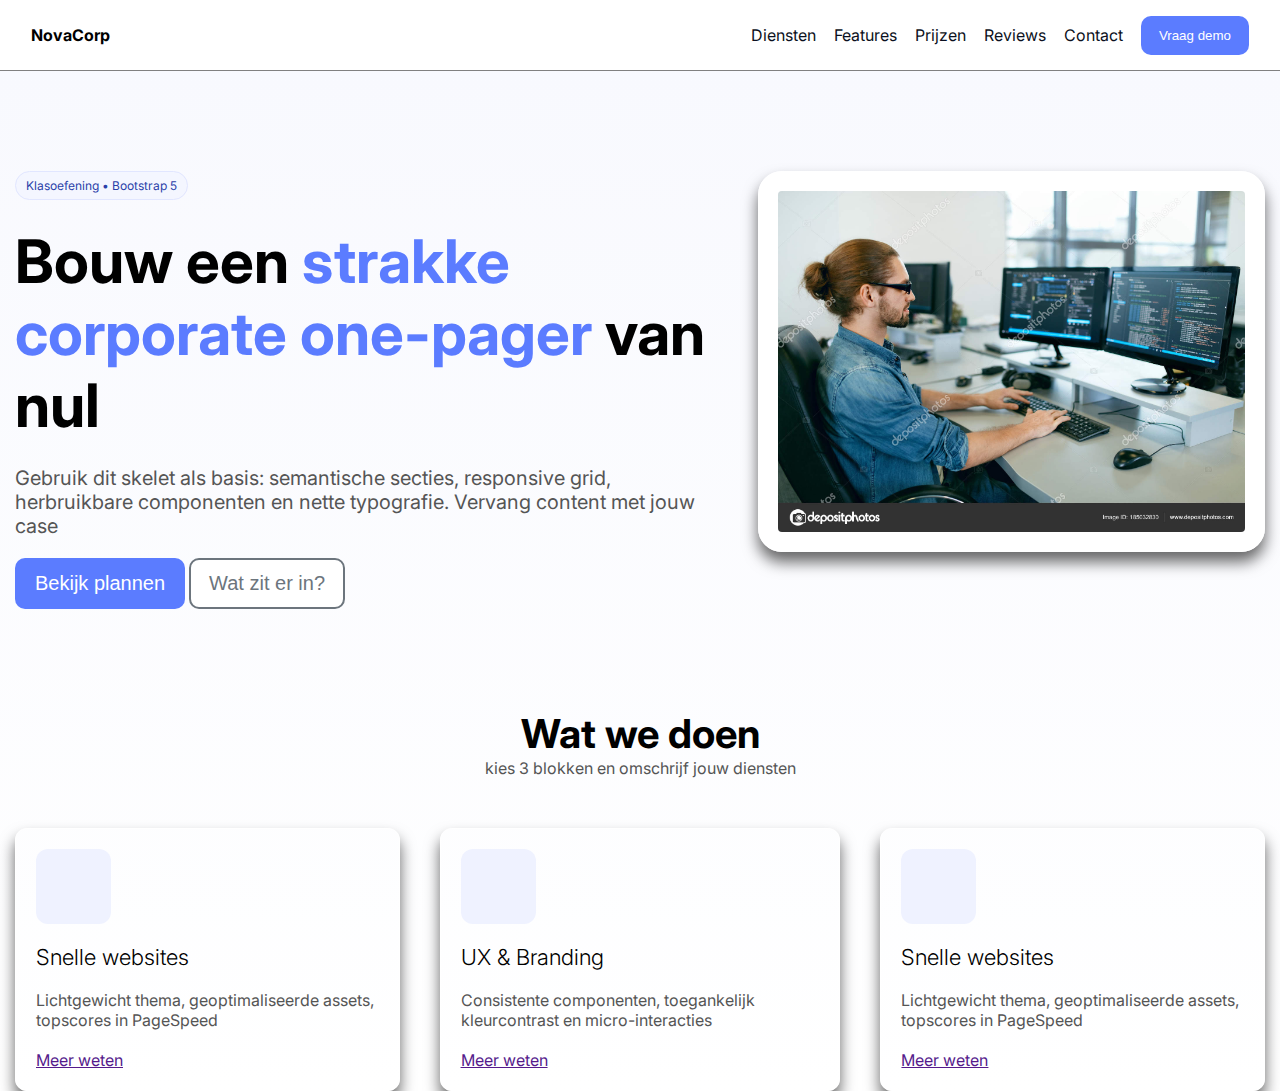
<file: novacorp - kopie (2)/index.html>
<!doctype html>
<html lang="nl">
<head>
    <meta charset="UTF-8">
    <meta content="width=device-width, user-scalable=no, initial-scale=1.0, maximum-scale=1.0, minimum-scale=1.0"
          name="viewport">
    <meta content="ie=edge" http-equiv="X-UA-Compatible">
    <meta content="Tom Vanhoutte" name="author">
    <title>Prechu</title>
    <link rel="preconnect" href="https://fonts.googleapis.com">
    <link rel="preconnect" href="https://fonts.gstatic.com" crossorigin>
    <link href="https://fonts.googleapis.com/css2?family=Inter:ital,opsz,wght@0,14..32,100..900;1,14..32,100..900&display=swap" rel="stylesheet">
    <link href="https://unpkg.com/aos@2.3.1/dist/aos.css" rel="stylesheet">
    <link href="css/style.css" rel="stylesheet">

</head>
<body>
<div id="headerwrap">
    <header>
        <nav class="d-flex align-items-center" style="height:70px;">
            <div style="width:200px;padding-left:16px;font-weight:700;">NovaCorp</div>
            <div class="d-flex justify-content-end align-items-center flex-grow-1" style="padding-right:16px;gap:18px;">
                <a class="navlink" href="#diensten">Diensten</a>
                <a class="navlink" href="#features">Features</a>
                <a class="navlink" href="#prijzen">Prijzen</a>
                <a class="navlink" href="#reviews">Reviews</a>
                <a class="navlink" href="#contact">Contact</a>
                <a class="navlink" href="#contact">
                    <button class="btn-brand">Vraag demo</button>
                </a>
            </div>
        </nav>
    </header>
</div>
<!--hero-->
<main>
    <div class="bggrey">
        <div id="hewwd">
            <section id="hero" class="d-flex" style="padding-top:100px;gap:50px;">
                <div>
                    <p class="badge" style="display:inline-block;">Klasoefening • Bootstrap 5</p>
                    <h1 style="margin:25px 0px;">Bouw een <span>strakke corporate one-pager</span> van nul</h1>
                    <p class="slogan">Gebruik dit skelet als basis: semantische secties, responsive grid,
                        herbruikbare componenten en nette typografie. Vervang content met jouw case</p>
                    <div style="margin-top:20px;">
                        <a href=""><button class="knop">Bekijk plannen</button></a>
                        <a href=""><button class="gbutton">Wat zit er in?</button></a>
                    </div>
                </div>
                <div>
                    <img src="images/novacorp.jpg" alt="mensen aan het werk" style="
    width: 507px;
    border: 20px solid #fff;
    border-radius: 24px;
" class="shadow-soft">
                </div>

            </section>
            <section id="whatwedo" style="margin-top:100px;gap:50px;">
                <div class="text-center">
                    <h2 style="font-size:40px;">Wat we doen</h2>
                    <p>kies 3 blokken en omschrijf jouw diensten</p>
                </div>

                <div class="d-flex justify-content-between" style="gap:40px;margin-top:50px;">
                    <article class="shadow-soft">
                        <div style="width:75px; height:75px;background:#eff2ff;border-radius:12px;">

                        </div>
                        <h3 class="wwdh3" style="font-weight:300;font-size:22px;">Snelle websites</h3>
                        <p class="wwdp">Lichtgewicht thema, geoptimaliseerde assets, topscores in PageSpeed</p>
                        <a href="">Meer weten</a>
                    </article>
                    <article class="shadow-soft">
                        <div style="width:75px; height:75px;background:#eff2ff;border-radius:12px;">

                        </div>
                        <h3 class="wwdh3" style="font-weight:300;font-size:22px;">UX & Branding</h3>
                        <p class="wwdp">Consistente componenten, toegankelijk kleurcontrast en micro-interacties</p>
                        <a href="">Meer weten</a>
                    </article>
                    <article class="shadow-soft">
                        <div style="width:75px; height:75px;background:#eff2ff;border-radius:12px;">

                        </div>
                        <h3 class="wwdh3" style="font-weight:300;font-size:22px;">Snelle websites</h3>
                        <p class="wwdp">Lichtgewicht thema, geoptimaliseerde assets, topscores in PageSpeed</p>
                        <a href="">Meer weten</a>
                    </article>

                </div>



            </section>

        </div>
    </div>


</main>

<script src="https://unpkg.com/aos@2.3.1/dist/aos.js"></script>
<script>
    AOS.init();
</script>

</body>
</html>
</file>
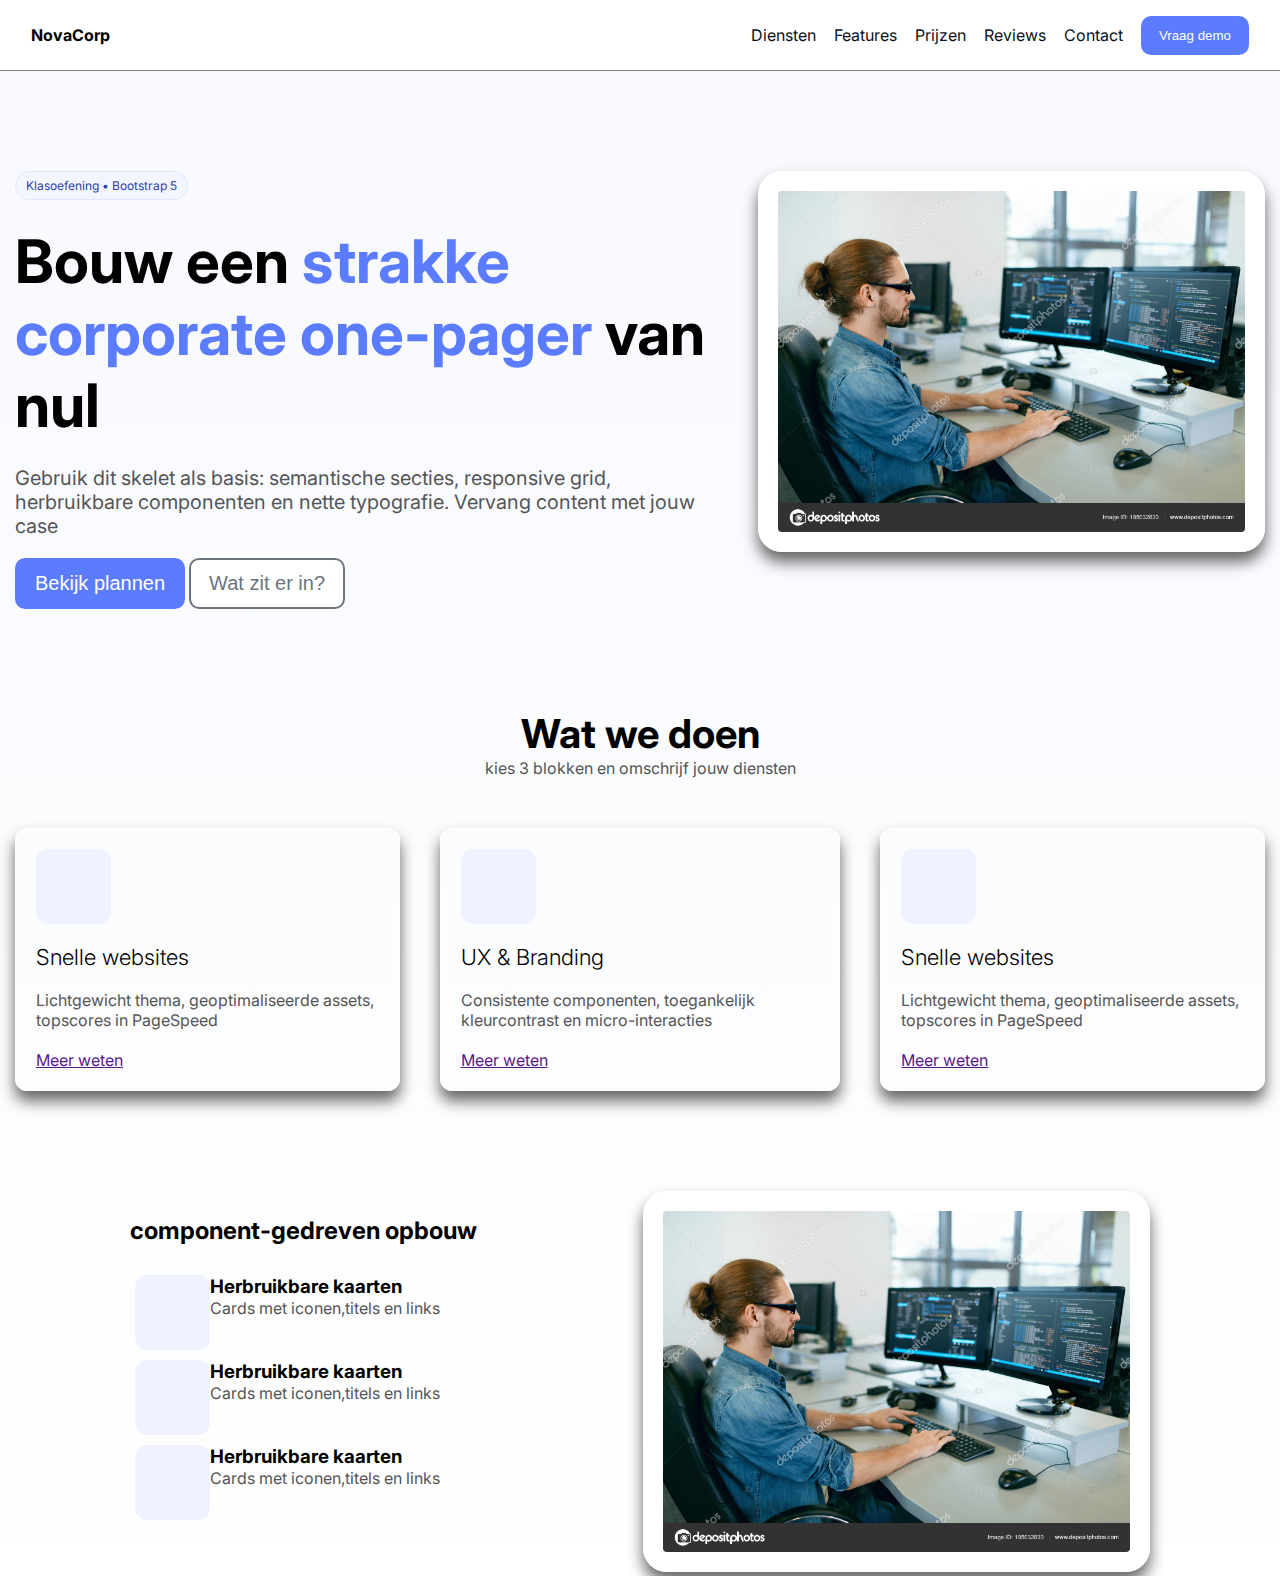
<file: novacorp - kopie (3)/index.html>
<!doctype html>
<html lang="nl">
<head>
    <meta charset="UTF-8">
    <meta content="width=device-width, user-scalable=no, initial-scale=1.0, maximum-scale=1.0, minimum-scale=1.0"
          name="viewport">
    <meta content="ie=edge" http-equiv="X-UA-Compatible">
    <meta content="Tom Vanhoutte" name="author">
    <title>Prechu</title>
    <link rel="preconnect" href="https://fonts.googleapis.com">
    <link rel="preconnect" href="https://fonts.gstatic.com" crossorigin>
    <link href="https://fonts.googleapis.com/css2?family=Inter:ital,opsz,wght@0,14..32,100..900;1,14..32,100..900&display=swap" rel="stylesheet">
    <link href="https://unpkg.com/aos@2.3.1/dist/aos.css" rel="stylesheet">
    <link href="css/style.css" rel="stylesheet">

</head>
<body>
<div id="headerwrap">
    <header>
        <nav class="d-flex align-items-center" style="height:70px;">
            <div style="width:200px;padding-left:16px;font-weight:700;">NovaCorp</div>
            <div class="d-flex justify-content-end align-items-center flex-grow-1" style="padding-right:16px;gap:18px;">
                <a class="navlink" href="#diensten">Diensten</a>
                <a class="navlink" href="#features">Features</a>
                <a class="navlink" href="#prijzen">Prijzen</a>
                <a class="navlink" href="#reviews">Reviews</a>
                <a class="navlink" href="#contact">Contact</a>
                <a class="navlink" href="#contact">
                    <button class="btn-brand">Vraag demo</button>
                </a>
            </div>
        </nav>
    </header>
</div>
<!--hero-->
<main>
    <div class="bggrey">
        <div id="hewwd">
            <section id="hero" class="d-flex" style="padding-top:100px;gap:50px;">
                <div>
                    <p class="badge" style="display:inline-block;">Klasoefening • Bootstrap 5</p>
                    <h1 style="margin:25px 0px;">Bouw een <span>strakke corporate one-pager</span> van nul</h1>
                    <p class="slogan">Gebruik dit skelet als basis: semantische secties, responsive grid,
                        herbruikbare componenten en nette typografie. Vervang content met jouw case</p>
                    <div style="margin-top:20px;">
                        <a href=""><button class="knop">Bekijk plannen</button></a>
                        <a href=""><button class="gbutton">Wat zit er in?</button></a>
                    </div>
                </div>
                <div>
                    <img src="images/novacorp.jpg" alt="mensen aan het werk" style="
    width: 507px;
    border: 20px solid #fff;
    border-radius: 24px;
" class="shadow-soft">
                </div>

            </section>
            <section id="whatwedo" style="margin-top:100px;gap:50px;">
                <div class="text-center">
                    <h2 style="font-size:40px;">Wat we doen</h2>
                    <p>kies 3 blokken en omschrijf jouw diensten</p>
                </div>

                <div class="d-flex justify-content-between" style="gap:40px;margin-top:50px;">
                    <article class="shadow-soft">
                        <div style="width:75px; height:75px;background:#eff2ff;border-radius:12px;">

                        </div>
                        <h3 class="wwdh3" style="font-weight:300;font-size:22px;">Snelle websites</h3>
                        <p class="wwdp">Lichtgewicht thema, geoptimaliseerde assets, topscores in PageSpeed</p>
                        <a href="">Meer weten</a>
                    </article>
                    <article class="shadow-soft">
                        <div style="width:75px; height:75px;background:#eff2ff;border-radius:12px;">

                        </div>
                        <h3 class="wwdh3" style="font-weight:300;font-size:22px;">UX & Branding</h3>
                        <p class="wwdp">Consistente componenten, toegankelijk kleurcontrast en micro-interacties</p>
                        <a href="">Meer weten</a>
                    </article>
                    <article class="shadow-soft">
                        <div style="width:75px; height:75px;background:#eff2ff;border-radius:12px;">

                        </div>
                        <h3 class="wwdh3" style="font-weight:300;font-size:22px;">Snelle websites</h3>
                        <p class="wwdp">Lichtgewicht thema, geoptimaliseerde assets, topscores in PageSpeed</p>
                        <a href="">Meer weten</a>
                    </article>

                </div>



            </section>
            <section id="component" class="d-flex justify-content-evenly" style="padding-top:100px;gap:50px;">
                <div>
                    <h2 style="margin:25px 0px;">component-gedreven opbouw</h2>
                    <div>
                        <div class="d-flex" style="padding:5px 5px;">
                            <div style="width:75px; height:75px;background:#eff2ff;border-radius:12px;"></div>
                            <div>
                                <h3>Herbruikbare kaarten</h3>
                                <p>Cards met iconen,titels en links</p>
                            </div>
                        </div>
                        <div class="d-flex" style="padding:5px 5px;">
                            <div style="width:75px; height:75px;background:#eff2ff;border-radius:12px;"></div>
                            <div>
                                <h3>Herbruikbare kaarten</h3>
                                <p>Cards met iconen,titels en links</p>
                            </div>
                        </div>
                        <div class="d-flex" style="padding:5px 5px;">
                            <div style="width:75px; height:75px;background:#eff2ff;border-radius:12px;"></div>
                            <div>
                                <h3>Herbruikbare kaarten</h3>
                                <p>Cards met iconen,titels en links</p>
                            </div>
                        </div>
                    </div>
                </div>

                <div>
                    <img src="images/novacorp.jpg" alt="mensen aan het werk" style="
                        width: 507px;
                        border: 20px solid #fff;
                        border-radius: 24px;
                        " class="shadow-soft">
                </div>
            </section>
        </div>
    </div>
</main>

<script src="https://unpkg.com/aos@2.3.1/dist/aos.js"></script>
<script>
    AOS.init();
</script>

</body>
</html>
</file>
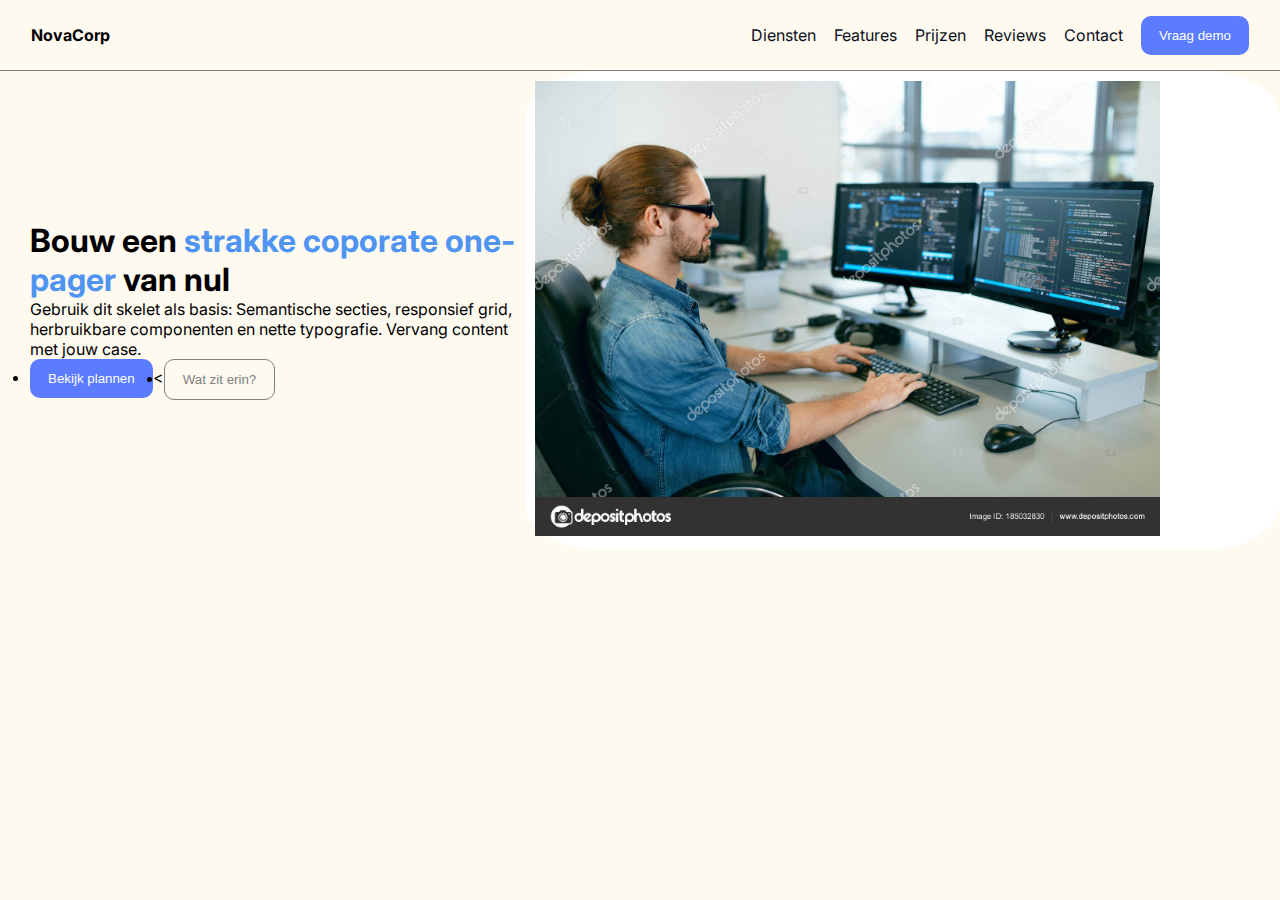
<file: novacorp - kopie/index.html>
<!doctype html>
<html lang="nl">
<head>
    <meta charset="UTF-8">
    <meta content="width=device-width, user-scalable=no, initial-scale=1.0, maximum-scale=1.0, minimum-scale=1.0"
          name="viewport">
    <meta content="ie=edge" http-equiv="X-UA-Compatible">
    <meta content="Friedel Majoor" name="author">
    <title>Novacorp</title>
    <link href="css/style.css" rel="stylesheet">
    <link rel="preconnect" href="https://fonts.googleapis.com">
    <link rel="preconnect" href="https://fonts.gstatic.com" crossorigin>
    <link href="https://fonts.googleapis.com/css2?family=Inter:ital,opsz,wght@0,14..32,100..900;1,14..32,100..900&display=swap" rel="stylesheet">

</head>
<body>

<div id="headerwrap">
    <header>
        <nav class="d-flex align-items-center" style="height:70px;">
            <div style="width:200px;padding-left:16px;font-weight:700;">NovaCorp</div>
            <div class="d-flex justify-content-end align-items-center flex-grow-1" style="padding-right:16px;gap:18px;">
                <a class="navlink" href="#diensten">Diensten</a>
                <a class="navlink" href="#features">Features</a>
                <a class="navlink" href="#prijzen">Prijzen</a>
                <a class="navlink" href="#reviews">Reviews</a>
                <a class="navlink" href="#contact">Contact</a>
                <a class="navlink" href="#contact">
                    <button class="btn-brand">Vraag demo</button>
                </a>
            </div>
        </nav>
    </header>
</div>
<main class="d-flex justify-content-end">
<div id="artikel" class="d-flex justify-content-end align-items-center">
    <div id="tekst1" class="d-flex flex-column">
        <h1>Bouw een <span>strakke coporate one-pager</span> van nul</h1>
        <p>Gebruik dit skelet als basis: Semantische secties, responsief grid, herbruikbare componenten en nette typografie. Vervang content met jouw case.
        </p>
        <ul class="d-flex ">
            <li><a href=""><button class="btn-brand">Bekijk plannen</button></a><</li>
            <li><a href=""><button class="btn-brand2">Wat zit erin?</button></a></li>
        </ul>
    </div>
    <div id="images">
        <img src="images/novacorp.jpg" style="width: 85%">
    </div>

</div>





</main>




<script src="https://unpkg.com/aos@2.3.1/dist/aos.js"></script>
</body>
</html>
</file>
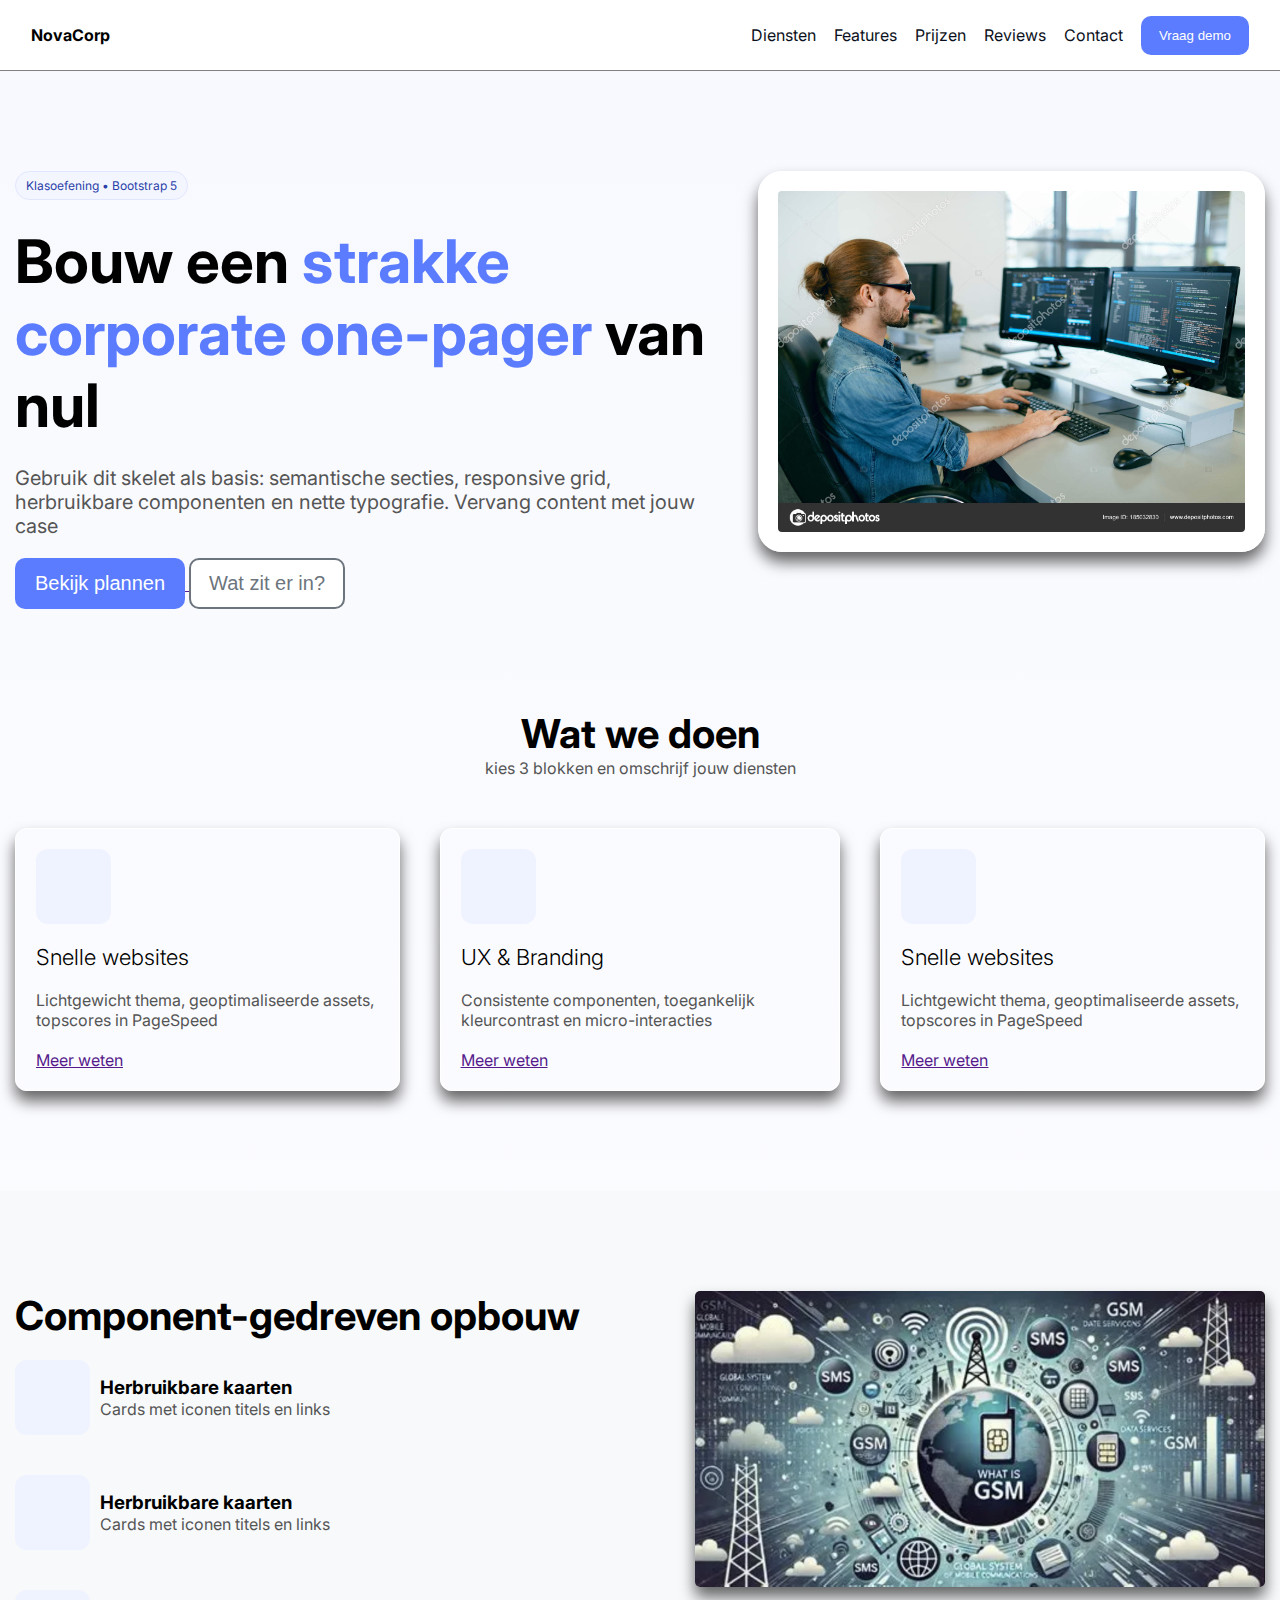
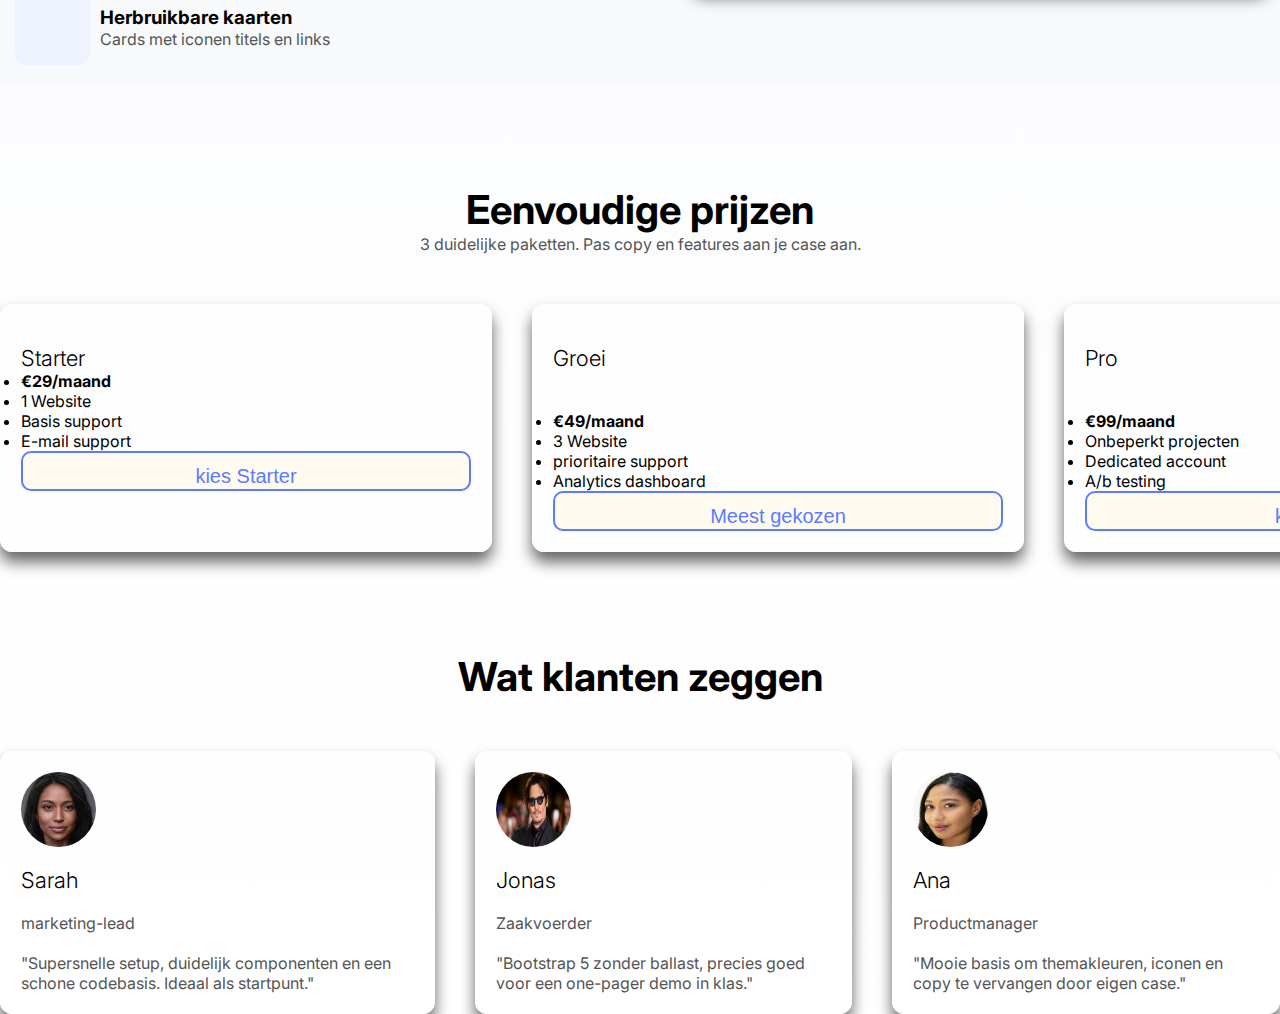
<file: novacorp/index.html>
<!doctype html>
<html lang="nl">
<head>
    <meta charset="UTF-8">
    <meta content="width=device-width, user-scalable=no, initial-scale=1.0, maximum-scale=1.0, minimum-scale=1.0"
          name="viewport">
    <meta content="ie=edge" http-equiv="X-UA-Compatible">
    <meta content="Majoor Friedel" name="author">
    <title>Prechu</title>
    <link href="https://fonts.googleapis.com" rel="preconnect">
    <link crossorigin href="https://fonts.gstatic.com" rel="preconnect">
    <link href="https://fonts.googleapis.com/css2?family=Inter:ital,opsz,wght@0,14..32,100..900;1,14..32,100..900&display=swap"
          rel="stylesheet">
    <link href="https://unpkg.com/aos@2.3.1/dist/aos.css" rel="stylesheet">
    <link href="css/style.css" rel="stylesheet">

</head>
<body>
<div id="headerwrap">
    <header>
        <nav class="d-flex align-items-center" style="height:70px;">
            <div style="width:200px;padding-left:16px;font-weight:700;">NovaCorp</div>
            <div class="d-flex justify-content-end align-items-center flex-grow-1" style="padding-right:16px;gap:18px;">
                <a class="navlink" href="#diensten">Diensten</a>
                <a class="navlink" href="#features">Features</a>
                <a class="navlink" href="#prijzen">Prijzen</a>
                <a class="navlink" href="#reviews">Reviews</a>
                <a class="navlink" href="#contact">Contact</a>
                <a class="navlink" href="#contact">
                    <button class="btn-brand">Vraag demo</button>
                </a>
            </div>
        </nav>
    </header>
</div>
<!--hero-->
<!--hero-->
<main>
    <div class="bggrey">
        <div id="hewwd">
            <section class="d-flex" id="hero" style="padding-top:100px;gap:50px;">
                <div>
                    <p class="badge" style="display:inline-block;">Klasoefening • Bootstrap 5</p>
                    <h1 style="margin:25px 0px;">Bouw een <span>strakke corporate one-pager</span> van nul</h1>
                    <p class="slogan">Gebruik dit skelet als basis: semantische secties, responsive grid,
                        herbruikbare componenten en nette typografie. Vervang content met jouw case</p>
                    <div style="margin-top:20px;">
                        <a href="">
                            <button class="knop">Bekijk plannen</button>
                        </a>
                        <a href="">
                            <button class="gbutton">Wat zit er in?</button>
                        </a>
                    </div>
                </div>
                <div>
                    <img alt="mensen aan het werk" class="shadow-soft" src="images/novacorp.jpg" style="
    width: 507px;
    border: 20px solid #fff;
    border-radius: 24px;
">
                </div>

            </section>
            <section id="whatwedo" style="margin-top:100px;gap:50px;">
                <div class="text-center">
                    <h2 style="font-size:40px;">Wat we doen</h2>
                    <p>kies 3 blokken en omschrijf jouw diensten</p>
                </div>

                <div class="d-flex justify-content-between" style="gap:40px;margin-top:50px;">
                    <article class="shadow-soft">
                        <div style="width:75px; height:75px;background:#eff2ff;border-radius:12px;">

                        </div>
                        <h3 class="wwdh3" style="font-weight:300;font-size:22px;">Snelle websites</h3>
                        <p class="wwdp">Lichtgewicht thema, geoptimaliseerde assets, topscores in PageSpeed</p>
                        <a href="">Meer weten</a>
                    </article>
                    <article class="shadow-soft">
                        <div style="width:75px; height:75px;background:#eff2ff;border-radius:12px;">

                        </div>
                        <h3 class="wwdh3" style="font-weight:300;font-size:22px;">UX & Branding</h3>
                        <p class="wwdp">Consistente componenten, toegankelijk kleurcontrast en micro-interacties</p>
                        <a href="">Meer weten</a>
                    </article>
                    <article class="shadow-soft">
                        <div style="width:75px; height:75px;background:#eff2ff;border-radius:12px;">

                        </div>
                        <h3 class="wwdh3" style="font-weight:300;font-size:22px;">Snelle websites</h3>
                        <p class="wwdp">Lichtgewicht thema, geoptimaliseerde assets, topscores in PageSpeed</p>
                        <a href="">Meer weten</a>
                    </article>

                </div>


            </section>

        </div>
        <section id="components" style="padding-top:100px; margin-top:100px;background:#f7f9fa">
            <div class="d-flex justify-content-between" style="width:1250px;margin:0 auto;">
                <div class="d-flex align-items-center">
                    <div>
                        <h2 style="font-size:40px;">Component-gedreven opbouw</h2>
                        <div class="d-flex
   align-items-center " style="padding-top:20px;padding-bottom:20px; gap:10px;">
                            <div style="width:75px; height:75px;background:#eff2ff;border-radius:12px;"></div>
                            <div>
                                <h3>Herbruikbare kaarten</h3>
                                <p>Cards met iconen titels en links</p>
                            </div>

                        </div>
                        <div class="d-flex
   align-items-center " style="padding-top:20px;padding-bottom:20px; gap:10px;">
                            <div style="width:75px; height:75px;background:#eff2ff;border-radius:12px;"></div>
                            <div>
                                <h3>Herbruikbare kaarten</h3>
                                <p>Cards met iconen titels en links</p>
                            </div>

                        </div>
                        <div class="d-flex
   align-items-center " style="padding-top:20px;padding-bottom:20px; gap:10px;">
                            <div style="width:75px; height:75px;background:#eff2ff;border-radius:12px;"></div>
                            <div>
                                <h3>Herbruikbare kaarten</h3>
                                <p>Cards met iconen titels en links</p>
                            </div>

                        </div>

                    </div>

                </div>

                <div>
                    <img alt="mensen aan het werk" class="shadow-soft" src="images/gsm.png" style="
    width: 570px;

    border-radius: 5px;
">
                </div>
            </div>


        </section>
        <section id="prijzen" style="margin-top:100px;gap:50px;">
            <div class="text-center">
                <h2 style="font-size:40px;">Eenvoudige prijzen</h2>
                <p>3 duidelijke paketten. Pas copy en features aan je case aan.</p>
            </div>

            <div class="d-flex justify-content-between" style="gap:40px;margin-top:50px;">
                <article class="shadow-soft">
                    <h3 class="wwdh3" style="font-weight:300;font-size:22px;">Starter</h3>
                    <ul>
                    <li><strong>€29/maand</strong></li>
                    <li>1 Website</li>
                    <li>Basis support</li>
                    <li>E-mail support</li>
                </ul>
                    <a href=""><button class="prijsknop">kies Starter</button></a>
                </article>
                <article class="shadow-soft">
                    <h3 class="wwdh3" style="font-weight:300;font-size:22px;">Groei</h3>
                    <p class="wwdp">

                    <ul>
                    <li><strong>€49/maand</strong></li>
                    <li>3 Website</li>
                    <li>prioritaire support</li>
                    <li>Analytics dashboard</li>
                </ul>

                    </p>
                    <a href=""><button class="prijsknop">Meest gekozen</button></a>
                </article>
                <article class="shadow-soft">
                    <h3 class="wwdh3" style="font-weight:300;font-size:22px;">Pro</h3>
                    <p class="wwdp"><ul>

                    <li><strong>€99/maand</strong></li>
                    <li>Onbeperkt projecten</li>
                    <li>Dedicated account</li>
                    <li>A/b testing</li>

                </ul></p>
                    <a href=""><button class="prijsknop">kies pro</button></a>
                </article>

            </div>


        </section>

        <section id="watklantenzeggen" style="margin-top:100px;gap:50px;">
            <div class="text-center">
                <h2 style="font-size:40px;">Wat klanten zeggen</h2>
            </div>

            <div class="d-flex justify-content-between" style="gap:40px;margin-top:50px;">
                <article class="shadow-soft">
                    <div style="width:75px; height:75px ;border-radius:12px;">
                        <img  class="wpsf" src="images/foto1.jpeg">
                    </div>
                    <h3 class="wwdh3" style="font-weight:300;font-size:22px;">Sarah</h3>
                    <p class="wwdp">marketing-lead</p>
                    <p>"Supersnelle setup, duidelijk componenten en een schone codebasis. Ideaal als startpunt."
                </article>
                <article class="shadow-soft">
                    <div style="width:75px; height:75px;border-radius:12px;">
                        <img class="wpsf" src="images/foto3.jpg">

                    </div>
                    <h3 class="wwdh3" style="font-weight:300;font-size:22px;">Jonas</h3>
                    <p class="wwdp">Zaakvoerder</p>
                    <p>"Bootstrap 5 zonder ballast, precies goed voor een one-pager demo in klas."</p>
                </article>
                <article class="shadow-soft">
                    <div style="width:75px; height:75px;border-radius:12px;">
                        <img class="wpsf" src="images/foto2.jpg">

                    </div>
                    <h3 class="wwdh3" style="font-weight:300;font-size:22px;">Ana</h3>
                    <p class="wwdp">Productmanager</p>
                    <p>"Mooie basis om themakleuren, iconen en copy te vervangen door eigen case."</p>
                </article>

            </div>


        </section>


    </div>


</main>

<script src="https://unpkg.com/aos@2.3.1/dist/aos.js"></script>
<script>
    AOS.init();
</script>

</body>
</html>
</file>
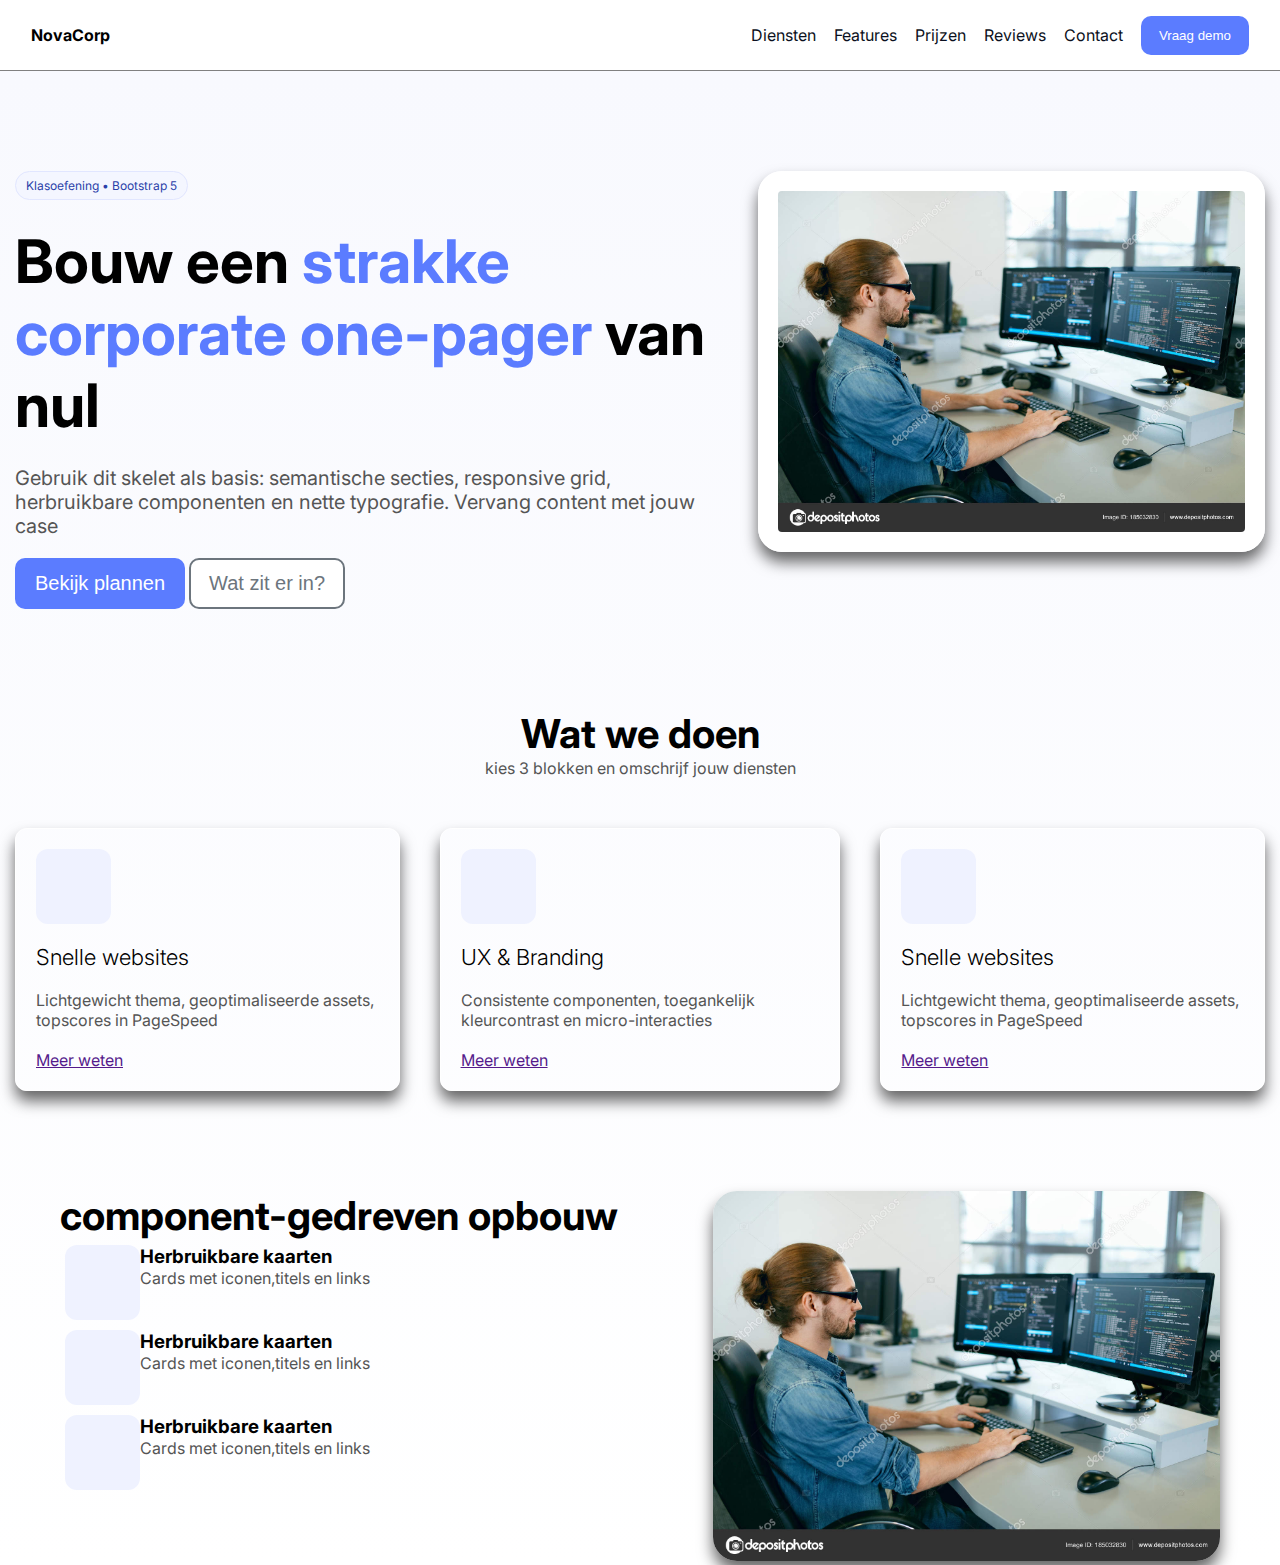
<file: novacorpoef4eigen/index.html>
<!doctype html>
<html lang="nl">
<head>
    <meta charset="UTF-8">
    <meta content="width=device-width, user-scalable=no, initial-scale=1.0, maximum-scale=1.0, minimum-scale=1.0"
          name="viewport">
    <meta content="ie=edge" http-equiv="X-UA-Compatible">
    <meta content="Tom Vanhoutte" name="author">
    <title>Prechu</title>
    <link rel="preconnect" href="https://fonts.googleapis.com">
    <link rel="preconnect" href="https://fonts.gstatic.com" crossorigin>
    <link href="https://fonts.googleapis.com/css2?family=Inter:ital,opsz,wght@0,14..32,100..900;1,14..32,100..900&display=swap" rel="stylesheet">
    <link href="https://unpkg.com/aos@2.3.1/dist/aos.css" rel="stylesheet">
    <link href="css/style.css" rel="stylesheet">

</head>
<body>
<div id="headerwrap">
    <header>
        <nav class="d-flex align-items-center" style="height:70px;">
            <div style="width:200px;padding-left:16px;font-weight:700;">NovaCorp</div>
            <div class="d-flex justify-content-end align-items-center flex-grow-1" style="padding-right:16px;gap:18px;">
                <a class="navlink" href="#diensten">Diensten</a>
                <a class="navlink" href="#features">Features</a>
                <a class="navlink" href="#prijzen">Prijzen</a>
                <a class="navlink" href="#reviews">Reviews</a>
                <a class="navlink" href="#contact">Contact</a>
                <a class="navlink" href="#contact">
                    <button class="btn-brand">Vraag demo</button>
                </a>
            </div>
        </nav>
    </header>
</div>
<!--hero-->
<main>
    <div class="bggrey">
        <div id="hewwd">
            <section id="hero" class="d-flex" style="padding-top:100px;gap:50px;">
                <div>
                    <p class="badge" style="display:inline-block;">Klasoefening • Bootstrap 5</p>
                    <h1 style="margin:25px 0px;">Bouw een <span>strakke corporate one-pager</span> van nul</h1>
                    <p class="slogan">Gebruik dit skelet als basis: semantische secties, responsive grid,
                        herbruikbare componenten en nette typografie. Vervang content met jouw case</p>
                    <div style="margin-top:20px;">
                        <a href=""><button class="knop">Bekijk plannen</button></a>
                        <a href=""><button class="gbutton">Wat zit er in?</button></a>
                    </div>
                </div>
                <div>
                    <img src="images/novacorp.jpg" alt="mensen aan het werk" style="
    width: 507px;
    border: 20px solid #fff;
    border-radius: 24px;
" class="shadow-soft">
                </div>

            </section>
            <section id="whatwedo" style="padding-top:100px;gap:50px;">
                <div class="text-center">
                    <h2 style="font-size:40px;">Wat we doen</h2>
                    <p>kies 3 blokken en omschrijf jouw diensten</p>
                </div>

                <div class="d-flex justify-content-between" style="gap:40px;margin-top:50px;">
                    <article class="shadow-soft">
                        <div style="width:75px; height:75px;background:#eff2ff;border-radius:12px;">

                        </div>
                        <h3 class="wwdh3" style="font-weight:300;font-size:22px;">Snelle websites</h3>
                        <p class="wwdp">Lichtgewicht thema, geoptimaliseerde assets, topscores in PageSpeed</p>
                        <a href="">Meer weten</a>
                    </article>
                    <article class="shadow-soft">
                        <div style="width:75px; height:75px;background:#eff2ff;border-radius:12px;">

                        </div>
                        <h3 class="wwdh3" style="font-weight:300;font-size:22px;">UX & Branding</h3>
                        <p class="wwdp">Consistente componenten, toegankelijk kleurcontrast en micro-interacties</p>
                        <a href="">Meer weten</a>
                    </article>
                    <article class="shadow-soft">
                        <div style="width:75px; height:75px;background:#eff2ff;border-radius:12px;">

                        </div>
                        <h3 class="wwdh3" style="font-weight:300;font-size:22px;">Snelle websites</h3>
                        <p class="wwdp">Lichtgewicht thema, geoptimaliseerde assets, topscores in PageSpeed</p>
                        <a href="">Meer weten</a>
                    </article>

                </div>



            </section>
            <section id="component" class="d-flex justify-content-evenly" style="padding-top:100px;gap:50px;">
                <div>
                    <h2 style="font-size:40px;">component-gedreven opbouw</h2>
                    <div>
                        <div class="d-flex" style="padding:5px 5px;">
                            <div style="width:75px; height:75px;background:#eff2ff;border-radius:12px;"></div>
                            <div>
                                <h3>Herbruikbare kaarten</h3>
                                <p>Cards met iconen,titels en links</p>
                            </div>
                        </div>
                        <div class="d-flex" style="padding:5px 5px;">
                            <div style="width:75px; height:75px;background:#eff2ff;border-radius:12px;"></div>
                            <div>
                                <h3>Herbruikbare kaarten</h3>
                                <p>Cards met iconen,titels en links</p>
                            </div>
                        </div>
                        <div class="d-flex" style="padding:5px 5px;">
                            <div style="width:75px; height:75px;background:#eff2ff;border-radius:12px;"></div>
                            <div>
                                <h3>Herbruikbare kaarten</h3>
                                <p>Cards met iconen,titels en links</p>
                            </div>
                        </div>
                    </div>
                </div>

                <div>
                    <img src="images/novacorp.jpg" alt="mensen aan het werk" style="
                        width: 507px;
                        border-radius: 24px;
                        " class="shadow-soft">
                </div>
            </section>
        </div>
    </div>
</main>

<script src="https://unpkg.com/aos@2.3.1/dist/aos.js"></script>
<script>
    AOS.init();
</script>

</body>
</html>
</file>
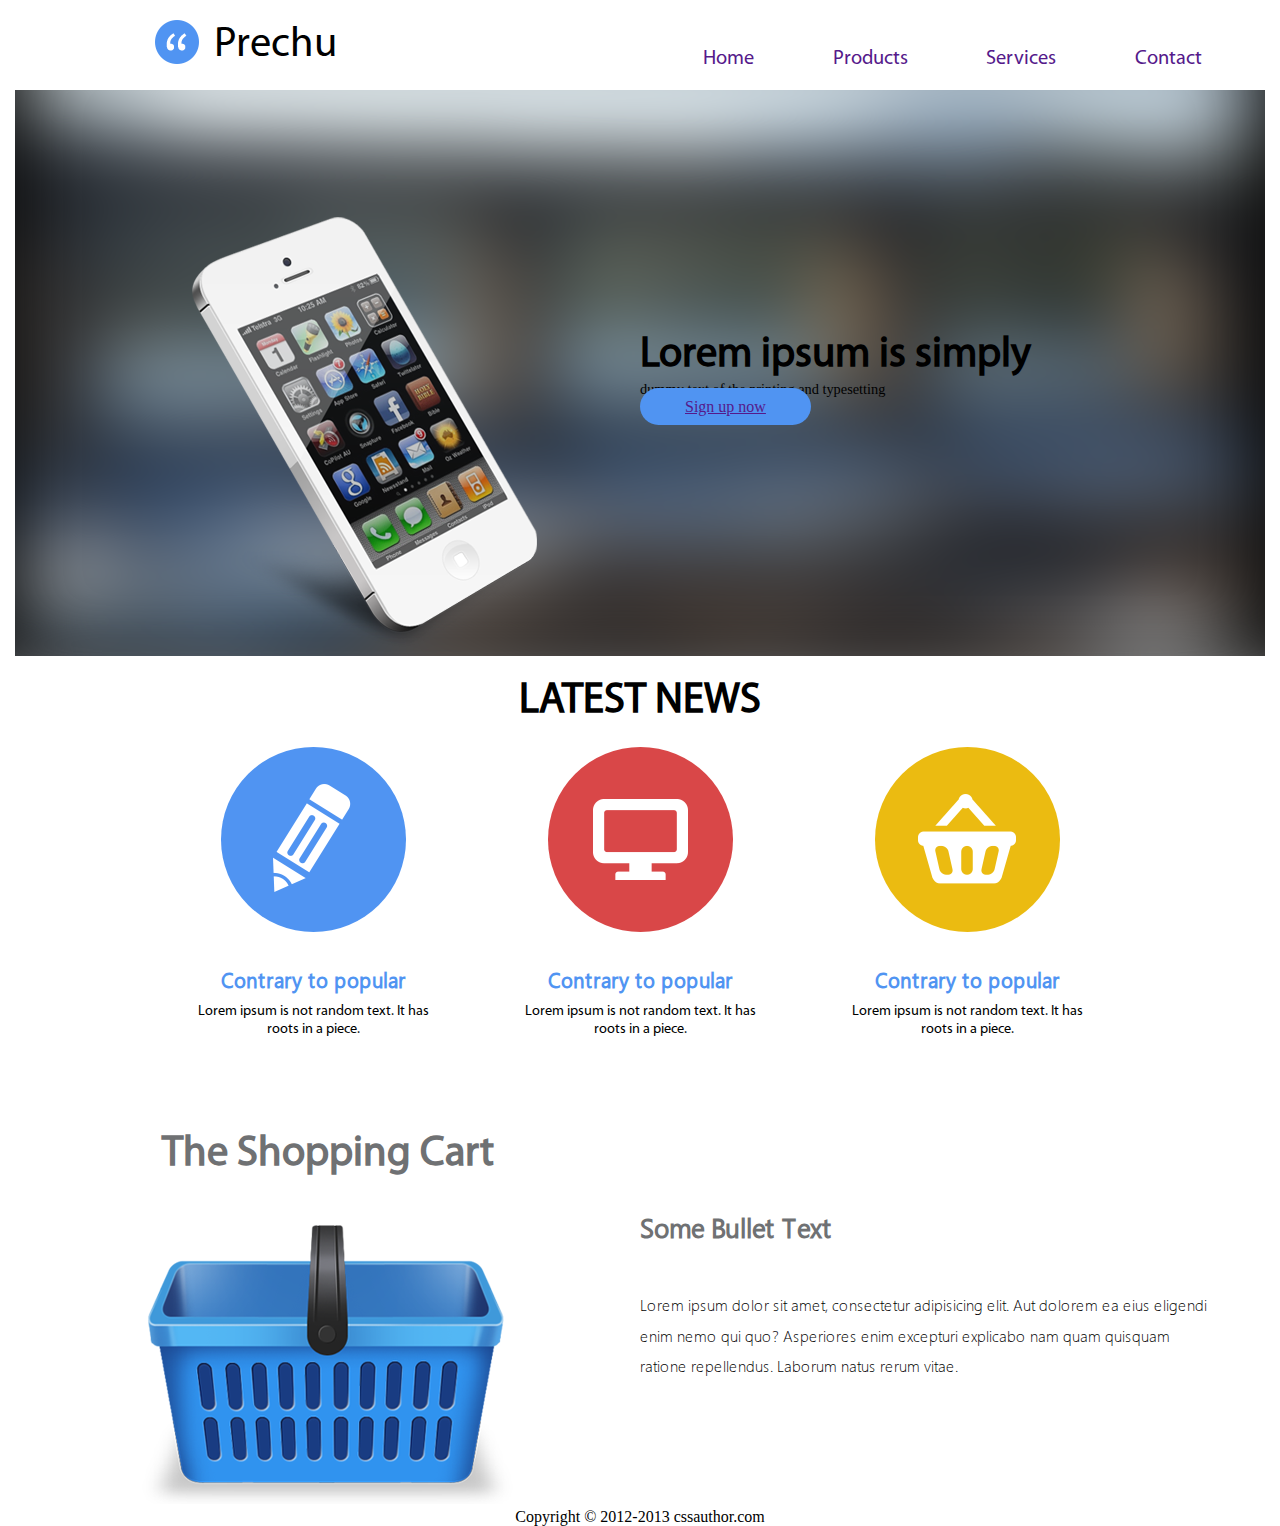
<file: prechu/index.html>
<!doctype html>
<html lang="nl">
<head>
    <meta charset="UTF-8">
    <meta content="width=device-width, user-scalable=no, initial-scale=1.0, maximum-scale=1.0, minimum-scale=1.0"
          name="viewport">
    <meta content="ie=edge" http-equiv="X-UA-Compatible">
    <meta content="Tom Vanhoutte" name="author">
    <title>Prechu</title>
    <link href="css/style.css" rel="stylesheet">

</head>
<body>
<header class="d-flex">
    <div class="d-flex w-50" id="brand">
        <img alt="logo prechu" src="images/logo.png"
             style="width:44px; height:44px;margin-left:140px;margin-right:15px;">
        <p class="f-mp fs-1">Prechu</p>
    </div>
    <nav class="w-50 d-flex align-items-end">
        <ul class="d-flex justify-content-evenly w-100 f-mp fs-2 list-style-none">
            <li><a class="text-decoration-none" href="">Home</a></li>
            <li><a class="text-decoration-none" href="">Products</a></li>
            <li><a class="text-decoration-none" href="">Services</a></li>
            <li><a class="text-decoration-none" href="">Contact</a></li>
        </ul>
    </nav>
</header>
<main>
    <section id="hero" class="w-100 d-flex justify-content-end">
        <div class="w-50" style="padding-top:240px; padding-bottom:240px;">
            <h1 class="fs-1 f-mp">Lorem ipsum is simply</h1>
            <p class="fs-3">dummy text of the printing and typesetting</p>
            <a href="" class="bgblue" style="padding:10px 45px; border-radius:24px;">Sign up now</a>
        </div>

    </section>
    <section class="d-flex flex-column" id="latestnews" style="margin-top:10px; margin-bottom:45px;">
        <h2 class="f-mp fs-1 text-center" style="margin:10px 0px;">LATEST NEWS</h2>
        <div class="d-flex justify-content-center" style="margin-top:10px;">
            <article class="text-center">
                <img class="bgblue bounce-in-top" alt="potlood" src="images/pencil.png" style="border-radius:50%;">
                <h3 class="fs-2 f-sw cblue" style="padding-top:30px;padding-bottom:10px;">Contrary to popular</h3>
                <p class="fs-3 f-mp w-75 mx-auto">Lorem ipsum is not random text. It has roots in a piece.</p>
            </article>
            <article class="text-center">
                <img class="heartbeat" alt="pc" src="images/pc.png" style="background:#d94748;border-radius:50%;">
                <h3 class="fs-2 f-sw cblue" style="padding-top:30px;padding-bottom:10px;">Contrary to popular</h3>
                <p class="fs-3 f-mp w-75 mx-auto">Lorem ipsum is not random text. It has roots in a piece.</p>
            </article>
            <article class="text-center">
                <img alt="winkelmandje" src="images/basket.png" style="background:#ebbb11;border-radius:50%;">
                <h3 class="fs-2 f-sw cblue" style="padding-top:30px;padding-bottom:10px;">Contrary to popular</h3>
                <p class="fs-3 f-mp w-75 mx-auto">Lorem ipsum is not random text. It has roots in a piece.</p>
            </article>
        </div>


    </section>
    <section id="shopinfo">
        <article class="d-flex">
            <div class="w-50 text-center">
                <h2 class="f-mp fs-1 text-center cgrey" style="padding-top:45px;padding-bottom:45px;">The Shopping Cart</h2>
                <img src="images/bigbasket.png" alt="grote winkelmand">
            </div>
            <div class="w-50 d-flex justify-content-center flex-column">
                <h3 class="fs-4 f-sw cgrey" style="padding-bottom:45px;">Some Bullet Text</h3>
                <p class="fs-5 f-swl" style="padding-right:50px;line-height:2">Lorem ipsum dolor sit amet, consectetur adipisicing elit. Aut dolorem ea eius eligendi enim nemo qui quo?
                    Asperiores enim excepturi explicabo nam quam quisquam ratione repellendus. Laborum natus rerum vitae.</p>
            </div>
        </article>
    </section>
</main>

<footer>

    <p class="d-flex justify-content-center">Copyright &copy; 2012-2013 cssauthor.com</p>
</footer>
</body>
</html>
</file>
<file: novacorp - kopie (2)/css/style.css>
*{
    box-sizing: border-box;
    margin:0;
    padding:0;
}
/*FLEXBOX CLASSES*/
/* Display Flex */
.d-flex {
    display: flex;
}

.d-inline-flex {
    display: inline-flex;
}

/* Flex Direction */
.flex-row {
    flex-direction: row;
}

.flex-row-reverse {
    flex-direction: row-reverse;
}

.flex-column {
    flex-direction: column;
}

.flex-column-reverse {
    flex-direction: column-reverse;
}

/* Flex Wrap */
.flex-wrap {
    flex-wrap: wrap;
}

.flex-nowrap {
    flex-wrap: nowrap;
}

.flex-wrap-reverse {
    flex-wrap: wrap-reverse;
}

/* Justify Content (horizontaal)*/
.justify-content-start {
    justify-content: flex-start;
}

.justify-content-end {
    justify-content: flex-end;
}

.justify-content-center {
    justify-content: center;
}

.justify-content-between {
    justify-content: space-between;
}

.justify-content-around {
    justify-content: space-around;
}

.justify-content-evenly {
    justify-content: space-evenly;
}

/* Align Items (verticaal) */
.align-items-start {
    align-items: flex-start;
}

.align-items-end {
    align-items: flex-end;
}

.align-items-center {
    align-items: center;
}

.align-items-baseline {
    align-items: baseline;
}

.align-items-stretch {
    align-items: stretch;
}

/* Align Content */
.align-content-start {
    align-content: flex-start;
}

.align-content-end {
    align-content: flex-end;
}

.align-content-center {
    align-content: center;
}

.align-content-between {
    align-content: space-between;
}

.align-content-around {
    align-content: space-around;
}

.align-content-stretch {
    align-content: stretch;
}

/* Align Self */
.align-self-auto {
    align-self: auto;
}

.align-self-start {
    align-self: flex-start;
}

.align-self-end {
    align-self: flex-end;
}

.align-self-center {
    align-self: center;
}

.align-self-baseline {
    align-self: baseline;
}

.align-self-stretch {
    align-self: stretch;
}

/* Order */
.order-first {
    order: -1;
}

.order-last {
    order: 13;
}

.order-0 {
    order: 0;
}

.order-1 {
    order: 1;
}

.order-2 {
    order: 2;
}

.order-3 {
    order: 3;
}

.order-4 {
    order: 4;
}

.order-5 {
    order: 5;
}

.order-6 {
    order: 6;
}

.order-7 {
    order: 7;
}

.order-8 {
    order: 8;
}

.order-9 {
    order: 9;
}

.order-10 {
    order: 10;
}

.order-11 {
    order: 11;
}

.order-12 {
    order: 12;
}

/* Grow and Shrink */
.flex-grow-0 {
    flex-grow: 0;
}

.flex-grow-1 {
    flex-grow: 1;
}

.flex-shrink-0 {
    flex-shrink: 0;
}

.flex-shrink-1 {
    flex-shrink: 1;
}

/*width classes*/

/*styling*/
.shadow-soft{
    box-shadow:0px 10px 15px rgba(0,0,0,0.6);
}

/*uitlijning*/
.text-center{
    text-align:center;
}

/* EIGEN CSS */
body{
    font-family: "Inter", sans-serif;
}
.bggrey{
    background-image: linear-gradient(to bottom, #f8f9fe, white);

}
/*header*/
#headerwrap{
    border-bottom:1px solid grey;
}
header,#hewwd{
    width:1250px;
    margin:0 auto;
}
.btn-brand{
    color:#fff;background:#5b7cff;border:0;padding:12px 18px; border-radius:10px;cursor:pointer;
}
.navlink{
    color:#0b1020; text-decoration:none;
}
/*hero*/
.badge{
    background:#f4f6ff; color:#2a3fa9; border:1px solid #e1e6ff; border-radius:999px; padding:6px 10px; font-size:12px;
}
h1{
    font-size:60px;
    font-weight:700;
}
span{
    color:#5b7cff;
}
p{
    color:#555;
}
.slogan{
    font-size:20px;
}
.knop{
    border: 2px solid transparent;
    background: #5b7cff;
    padding: 12px 18px;
    border-radius: 10px;
    color: #fff;
    font-size: 20px;
    font-weight: 500;
}
.knop:hover{
    border:2px solid #5b7cff;
    color:#5b7cff;
    background:#fff;
}
.gbutton{
    border: 2px solid #6c757d;
    background: #fff;
    padding: 12px 18px;
    border-radius: 10px;
    color: #6c757d;
    font-size: 20px;
    font-weight: 500;
}
.gbutton:hover{
    border:2px solid transparent;
    color:#fff;
    background:#6c757d;
}
/*section whatwedo*/
article{
    border: 1px solid #fff;
    border-radius: 12px;
    padding: 20px;
}
.wwdp{
    padding:20px 0;
}
.wwdh3{
    padding-top:20px;
}
</file>
<file: novacorp - kopie (3)/css/style.css>
*{
    box-sizing: border-box;
    margin:0;
    padding:0;
}
/*FLEXBOX CLASSES*/
/* Display Flex */
.d-flex {
    display: flex;
}

.d-inline-flex {
    display: inline-flex;
}

/* Flex Direction */
.flex-row {
    flex-direction: row;
}

.flex-row-reverse {
    flex-direction: row-reverse;
}

.flex-column {
    flex-direction: column;
}

.flex-column-reverse {
    flex-direction: column-reverse;
}

/* Flex Wrap */
.flex-wrap {
    flex-wrap: wrap;
}

.flex-nowrap {
    flex-wrap: nowrap;
}

.flex-wrap-reverse {
    flex-wrap: wrap-reverse;
}

/* Justify Content (horizontaal)*/
.justify-content-start {
    justify-content: flex-start;
}

.justify-content-end {
    justify-content: flex-end;
}

.justify-content-center {
    justify-content: center;
}

.justify-content-between {
    justify-content: space-between;
}

.justify-content-around {
    justify-content: space-around;
}

.justify-content-evenly {
    justify-content: space-evenly;
}

/* Align Items (verticaal) */
.align-items-start {
    align-items: flex-start;
}

.align-items-end {
    align-items: flex-end;
}

.align-items-center {
    align-items: center;
}

.align-items-baseline {
    align-items: baseline;
}

.align-items-stretch {
    align-items: stretch;
}

/* Align Content */
.align-content-start {
    align-content: flex-start;
}

.align-content-end {
    align-content: flex-end;
}

.align-content-center {
    align-content: center;
}

.align-content-between {
    align-content: space-between;
}

.align-content-around {
    align-content: space-around;
}

.align-content-stretch {
    align-content: stretch;
}

/* Align Self */
.align-self-auto {
    align-self: auto;
}

.align-self-start {
    align-self: flex-start;
}

.align-self-end {
    align-self: flex-end;
}

.align-self-center {
    align-self: center;
}

.align-self-baseline {
    align-self: baseline;
}

.align-self-stretch {
    align-self: stretch;
}

/* Order */
.order-first {
    order: -1;
}

.order-last {
    order: 13;
}

.order-0 {
    order: 0;
}

.order-1 {
    order: 1;
}

.order-2 {
    order: 2;
}

.order-3 {
    order: 3;
}

.order-4 {
    order: 4;
}

.order-5 {
    order: 5;
}

.order-6 {
    order: 6;
}

.order-7 {
    order: 7;
}

.order-8 {
    order: 8;
}

.order-9 {
    order: 9;
}

.order-10 {
    order: 10;
}

.order-11 {
    order: 11;
}

.order-12 {
    order: 12;
}

/* Grow and Shrink */
.flex-grow-0 {
    flex-grow: 0;
}

.flex-grow-1 {
    flex-grow: 1;
}

.flex-shrink-0 {
    flex-shrink: 0;
}

.flex-shrink-1 {
    flex-shrink: 1;
}

/*width classes*/

/*styling*/
.shadow-soft{
    box-shadow:0px 10px 15px rgba(0,0,0,0.6);
}

/*uitlijning*/
.text-center{
    text-align:center;
}

/* EIGEN CSS */
body{
    font-family: "Inter", sans-serif;
}
.bggrey{
    background-image: linear-gradient(to bottom, #f8f9fe, white);

}
/*header*/
#headerwrap{
    border-bottom:1px solid grey;
}
header,#hewwd{
    width:1250px;
    margin:0 auto;
}
.btn-brand{
    color:#fff;background:#5b7cff;border:0;padding:12px 18px; border-radius:10px;cursor:pointer;
}
.navlink{
    color:#0b1020; text-decoration:none;
}
/*hero*/
.badge{
    background:#f4f6ff; color:#2a3fa9; border:1px solid #e1e6ff; border-radius:999px; padding:6px 10px; font-size:12px;
}
h1{
    font-size:60px;
    font-weight:700;
}
span{
    color:#5b7cff;
}
p{
    color:#555;
}
.slogan{
    font-size:20px;
}
.knop{
    border: 2px solid transparent;
    background: #5b7cff;
    padding: 12px 18px;
    border-radius: 10px;
    color: #fff;
    font-size: 20px;
    font-weight: 500;
}
.knop:hover{
    border:2px solid #5b7cff;
    color:#5b7cff;
    background:#fff;
}
.gbutton{
    border: 2px solid #6c757d;
    background: #fff;
    padding: 12px 18px;
    border-radius: 10px;
    color: #6c757d;
    font-size: 20px;
    font-weight: 500;
}
.gbutton:hover{
    border:2px solid transparent;
    color:#fff;
    background:#6c757d;
}
/*section whatwedo*/
article{
    border: 1px solid #fff;
    border-radius: 12px;
    padding: 20px;
}
.wwdp{
    padding:20px 0;
}
.wwdh3{
    padding-top:20px;
}
</file>
<file: novacorp - kopie/css/style.css>
*{
    box-sizing: border-box;
    margin:0px;
    padding:0px;
}
/*FLEXBOX CLASSES*/
/* Display Flex */
.d-flex {
    display: flex;
}

.d-inline-flex {
    display: inline-flex;
}

/* Flex Direction */
.flex-row {
    flex-direction: row;
}

.flex-row-reverse {
    flex-direction: row-reverse;
}

.flex-column {
    flex-direction: column;
}

.flex-column-reverse {
    flex-direction: column-reverse;
}

/* Flex Wrap */
.flex-wrap {
    flex-wrap: wrap;
}

.flex-nowrap {
    flex-wrap: nowrap;
}

.flex-wrap-reverse {
    flex-wrap: wrap-reverse;
}

/* Justify Content (horizontaal)*/
.justify-content-start {
    justify-content: flex-start;
}

.justify-content-end {
    justify-content: flex-end;
}

.justify-content-center {
    justify-content: center;
}

.justify-content-between {
    justify-content: space-between;
}

.justify-content-around {
    justify-content: space-around;
}

.justify-content-evenly {
    justify-content: space-evenly;
}

/* Align Items (verticaal) */
.align-items-start {
    align-items: flex-start;
}

.align-items-end {
    align-items: flex-end;
}

.align-items-center {
    align-items: center;
}

.align-items-baseline {
    align-items: baseline;
}

.align-items-stretch {
    align-items: stretch;
}

/* Align Content */
.align-content-start {
    align-content: flex-start;
}

.align-content-end {
    align-content: flex-end;
}

.align-content-center {
    align-content: center;
}

.align-content-between {
    align-content: space-between;
}

.align-content-around {
    align-content: space-around;
}

.align-content-stretch {
    align-content: stretch;
}

/* Align Self */
.align-self-auto {
    align-self: auto;
}

.align-self-start {
    align-self: flex-start;
}

.align-self-end {
    align-self: flex-end;
}

.align-self-center {
    align-self: center;
}

.align-self-baseline {
    align-self: baseline;
}

.align-self-stretch {
    align-self: stretch;
}

/* Order */
.order-first {
    order: -1;
}

.order-last {
    order: 13;
}

.order-0 {
    order: 0;
}

.order-1 {
    order: 1;
}

.order-2 {
    order: 2;
}

.order-3 {
    order: 3;
}

.order-4 {
    order: 4;
}

.order-5 {
    order: 5;
}

.order-6 {
    order: 6;
}

.order-7 {
    order: 7;
}

.order-8 {
    order: 8;
}

.order-9 {
    order: 9;
}

.order-10 {
    order: 10;
}

.order-11 {
    order: 11;
}

.order-12 {
    order: 12;
}

/* Grow and Shrink */
.flex-grow-0 {
    flex-grow: 0;
}

.flex-grow-1 {
    flex-grow: 1;
}

.flex-shrink-0 {
    flex-shrink: 0;
}

.flex-shrink-1 {
    flex-shrink: 1;
}



/* width classes */




/* eigen css */



body{
    font-family: "Inter", sans-serif;
    background: floralwhite;
}

#headerwrap{
    border-bottom: 1px solid grey;
}

header{
    width: 1250px;
    margin: 0 auto;
}

.btn-brand{
   color: #fff; background: #5b7cff;border:0; padding:12px 18px; border-radius:10px;cursor:pointer;
}
.btn-brand2{
    color: grey; background: floralwhite;border:0; padding:12px 18px; border-radius:10px;cursor:pointer;
    border: 1px solid grey;
}

.navlink{
    color:#0b1020; text-decoration: none;
}


#headerwrap{
    border-bottom: 1px solid grey;
}

header{
    width: 1250px;
    margin: 0 auto;
}

#images{
    border: 10px solid white;
    background: white;
    border-radius: 10%;
}

#artikel{
    width: 1250px;
}

span {
    color: #5094f2;
}
</file>
<file: novacorp/css/style.css>
*{
    box-sizing: border-box;
    margin:0;
    padding:0;
}
/*FLEXBOX CLASSES*/
/* Display Flex */
.d-flex {
    display: flex;
}

.d-inline-flex {
    display: inline-flex;
}

/* Flex Direction */
.flex-row {
    flex-direction: row;
}

.flex-row-reverse {
    flex-direction: row-reverse;
}

.flex-column {
    flex-direction: column;
}

.flex-column-reverse {
    flex-direction: column-reverse;
}

/* Flex Wrap */
.flex-wrap {
    flex-wrap: wrap;
}

.flex-nowrap {
    flex-wrap: nowrap;
}

.flex-wrap-reverse {
    flex-wrap: wrap-reverse;
}

/* Justify Content (horizontaal)*/
.justify-content-start {
    justify-content: flex-start;
}

.justify-content-end {
    justify-content: flex-end;
}

.justify-content-center {
    justify-content: center;
}

.justify-content-between {
    justify-content: space-between;
}

.justify-content-around {
    justify-content: space-around;
}

.justify-content-evenly {
    justify-content: space-evenly;
}

/* Align Items (verticaal) */
.align-items-start {
    align-items: flex-start;
}

.align-items-end {
    align-items: flex-end;
}

.align-items-center {
    align-items: center;
}

.align-items-baseline {
    align-items: baseline;
}

.align-items-stretch {
    align-items: stretch;
}

/* Align Content */
.align-content-start {
    align-content: flex-start;
}

.align-content-end {
    align-content: flex-end;
}

.align-content-center {
    align-content: center;
}

.align-content-between {
    align-content: space-between;
}

.align-content-around {
    align-content: space-around;
}

.align-content-stretch {
    align-content: stretch;
}

/* Align Self */
.align-self-auto {
    align-self: auto;
}

.align-self-start {
    align-self: flex-start;
}

.align-self-end {
    align-self: flex-end;
}

.align-self-center {
    align-self: center;
}

.align-self-baseline {
    align-self: baseline;
}

.align-self-stretch {
    align-self: stretch;
}

/* Order */
.order-first {
    order: -1;
}

.order-last {
    order: 13;
}

.order-0 {
    order: 0;
}

.order-1 {
    order: 1;
}

.order-2 {
    order: 2;
}

.order-3 {
    order: 3;
}

.order-4 {
    order: 4;
}

.order-5 {
    order: 5;
}

.order-6 {
    order: 6;
}

.order-7 {
    order: 7;
}

.order-8 {
    order: 8;
}

.order-9 {
    order: 9;
}

.order-10 {
    order: 10;
}

.order-11 {
    order: 11;
}

.order-12 {
    order: 12;
}

/* Grow and Shrink */
.flex-grow-0 {
    flex-grow: 0;
}

.flex-grow-1 {
    flex-grow: 1;
}

.flex-shrink-0 {
    flex-shrink: 0;
}

.flex-shrink-1 {
    flex-shrink: 1;
}

/*width classes*/

/*styling*/
.shadow-soft{
    box-shadow:0px 10px 15px rgba(0,0,0,0.6);
}

/*uitlijning*/
.text-center{
    text-align:center;
}

/* EIGEN CSS */
body{
    font-family: "Inter", sans-serif;
}
.bggrey{
    background-image: linear-gradient(to bottom, #f8f9fe, white);

}
/*header*/
#headerwrap{
    border-bottom:1px solid grey;
}
header,#hewwd{
    width:1250px;
    margin:0 auto;
}
.btn-brand{
    color:#fff;background:#5b7cff;border:0;padding:12px 18px; border-radius:10px;cursor:pointer;
}
.navlink{
    color:#0b1020; text-decoration:none;
}
/*hero*/
.badge{
    background:#f4f6ff; color:#2a3fa9; border:1px solid #e1e6ff; border-radius:999px; padding:6px 10px; font-size:12px;
}
h1{
    font-size:60px;
    font-weight:700;
}
span{
    color:#5b7cff;
}
p{
    color:#555;
}
.slogan{
    font-size:20px;
}
.knop{
    border: 2px solid transparent;
    background: #5b7cff;
    padding: 12px 18px;
    border-radius: 10px;
    color: #fff;
    font-size: 20px;
    font-weight: 500;
}
.knop:hover{
    border:2px solid #5b7cff;
    color:#5b7cff;
    background:#fff;
}
.gbutton{
    border: 2px solid #6c757d;
    background: #fff;
    padding: 12px 18px;
    border-radius: 10px;
    color: #6c757d;
    font-size: 20px;
    font-weight: 500;
}
.gbutton:hover{
    border:2px solid transparent;
    color:#fff;
    background:#6c757d;
}
/*section whatwedo*/
article{
    border: 1px solid #fff;
    border-radius: 12px;
    padding: 20px;
}
.wwdp{
    padding:20px 0;
}
.wwdh3{
    padding-top:20px;
}

.prijsknop{
    border: 2px solid #5b7cff;
    background: floralwhite;
    padding: 12px 18px;
    border-radius: 10px;
    color: #5b7cff;
    font-size: 20px;
    font-weight: 500;
    width: 450px;
    height: 40px;
}

.wpsf{
    width: 100%;
    height: 100%;
    border-radius: 50%;
    box-sizing: content-box;
}
</file>
<file: novacorpoef4eigen/css/style.css>
*{
    box-sizing: border-box;
    margin:0;
    padding:0;
}
/*FLEXBOX CLASSES*/
/* Display Flex */
.d-flex {
    display: flex;
}

.d-inline-flex {
    display: inline-flex;
}

/* Flex Direction */
.flex-row {
    flex-direction: row;
}

.flex-row-reverse {
    flex-direction: row-reverse;
}

.flex-column {
    flex-direction: column;
}

.flex-column-reverse {
    flex-direction: column-reverse;
}

/* Flex Wrap */
.flex-wrap {
    flex-wrap: wrap;
}

.flex-nowrap {
    flex-wrap: nowrap;
}

.flex-wrap-reverse {
    flex-wrap: wrap-reverse;
}

/* Justify Content (horizontaal)*/
.justify-content-start {
    justify-content: flex-start;
}

.justify-content-end {
    justify-content: flex-end;
}

.justify-content-center {
    justify-content: center;
}

.justify-content-between {
    justify-content: space-between;
}

.justify-content-around {
    justify-content: space-around;
}

.justify-content-evenly {
    justify-content: space-evenly;
}

/* Align Items (verticaal) */
.align-items-start {
    align-items: flex-start;
}

.align-items-end {
    align-items: flex-end;
}

.align-items-center {
    align-items: center;
}

.align-items-baseline {
    align-items: baseline;
}

.align-items-stretch {
    align-items: stretch;
}

/* Align Content */
.align-content-start {
    align-content: flex-start;
}

.align-content-end {
    align-content: flex-end;
}

.align-content-center {
    align-content: center;
}

.align-content-between {
    align-content: space-between;
}

.align-content-around {
    align-content: space-around;
}

.align-content-stretch {
    align-content: stretch;
}

/* Align Self */
.align-self-auto {
    align-self: auto;
}

.align-self-start {
    align-self: flex-start;
}

.align-self-end {
    align-self: flex-end;
}

.align-self-center {
    align-self: center;
}

.align-self-baseline {
    align-self: baseline;
}

.align-self-stretch {
    align-self: stretch;
}

/* Order */
.order-first {
    order: -1;
}

.order-last {
    order: 13;
}

.order-0 {
    order: 0;
}

.order-1 {
    order: 1;
}

.order-2 {
    order: 2;
}

.order-3 {
    order: 3;
}

.order-4 {
    order: 4;
}

.order-5 {
    order: 5;
}

.order-6 {
    order: 6;
}

.order-7 {
    order: 7;
}

.order-8 {
    order: 8;
}

.order-9 {
    order: 9;
}

.order-10 {
    order: 10;
}

.order-11 {
    order: 11;
}

.order-12 {
    order: 12;
}

/* Grow and Shrink */
.flex-grow-0 {
    flex-grow: 0;
}

.flex-grow-1 {
    flex-grow: 1;
}

.flex-shrink-0 {
    flex-shrink: 0;
}

.flex-shrink-1 {
    flex-shrink: 1;
}

/*width classes*/

/*styling*/
.shadow-soft{
    box-shadow:0px 10px 15px rgba(0,0,0,0.6);
}

/*uitlijning*/
.text-center{
    text-align:center;
}

/* EIGEN CSS */
body{
    font-family: "Inter", sans-serif;
}
.bggrey{
    background-image: linear-gradient(to bottom, #f8f9fe, white);

}
/*header*/
#headerwrap{
    border-bottom:1px solid grey;
}
header,#hewwd{
    width:1250px;
    margin:0 auto;
}
.btn-brand{
    color:#fff;background:#5b7cff;border:0;padding:12px 18px; border-radius:10px;cursor:pointer;
}
.navlink{
    color:#0b1020; text-decoration:none;
}
/*hero*/
.badge{
    background:#f4f6ff; color:#2a3fa9; border:1px solid #e1e6ff; border-radius:999px; padding:6px 10px; font-size:12px;
}
h1{
    font-size:60px;
    font-weight:700;
}
span{
    color:#5b7cff;
}
p{
    color:#555;
}
.slogan{
    font-size:20px;
}
.knop{
    border: 2px solid transparent;
    background: #5b7cff;
    padding: 12px 18px;
    border-radius: 10px;
    color: #fff;
    font-size: 20px;
    font-weight: 500;
}
.knop:hover{
    border:2px solid #5b7cff;
    color:#5b7cff;
    background:#fff;
}
.gbutton{
    border: 2px solid #6c757d;
    background: #fff;
    padding: 12px 18px;
    border-radius: 10px;
    color: #6c757d;
    font-size: 20px;
    font-weight: 500;
}
.gbutton:hover{
    border:2px solid transparent;
    color:#fff;
    background:#6c757d;
}
/*section whatwedo*/
article{
    border: 1px solid #fff;
    border-radius: 12px;
    padding: 20px;
}
.wwdp{
    padding:20px 0;
}
.wwdh3{
    padding-top:20px;
}
</file>
<file: prechu/css/style.css>
*{
    box-sizing: border-box;
    margin:0px;
    padding:0px;
}
/*FLEXBOX CLASSES*/
/* Display Flex */
.d-flex {
    display: flex;
}

.d-inline-flex {
    display: inline-flex;
}

/* Flex Direction */
.flex-row {
    flex-direction: row;
}

.flex-row-reverse {
    flex-direction: row-reverse;
}

.flex-column {
    flex-direction: column;
}

.flex-column-reverse {
    flex-direction: column-reverse;
}

/* Flex Wrap */
.flex-wrap {
    flex-wrap: wrap;
}

.flex-nowrap {
    flex-wrap: nowrap;
}

.flex-wrap-reverse {
    flex-wrap: wrap-reverse;
}

/* Justify Content (horizontaal)*/
.justify-content-start {
    justify-content: flex-start;
}

.justify-content-end {
    justify-content: flex-end;
}

.justify-content-center {
    justify-content: center;
}

.justify-content-between {
    justify-content: space-between;
}

.justify-content-around {
    justify-content: space-around;
}

.justify-content-evenly {
    justify-content: space-evenly;
}

/* Align Items (verticaal) */
.align-items-start {
    align-items: flex-start;
}

.align-items-end {
    align-items: flex-end;
}

.align-items-center {
    align-items: center;
}

.align-items-baseline {
    align-items: baseline;
}

.align-items-stretch {
    align-items: stretch;
}

/* Align Content */
.align-content-start {
    align-content: flex-start;
}

.align-content-end {
    align-content: flex-end;
}

.align-content-center {
    align-content: center;
}

.align-content-between {
    align-content: space-between;
}

.align-content-around {
    align-content: space-around;
}

.align-content-stretch {
    align-content: stretch;
}

/* Align Self */
.align-self-auto {
    align-self: auto;
}

.align-self-start {
    align-self: flex-start;
}

.align-self-end {
    align-self: flex-end;
}

.align-self-center {
    align-self: center;
}

.align-self-baseline {
    align-self: baseline;
}

.align-self-stretch {
    align-self: stretch;
}

/* Order */
.order-first {
    order: -1;
}

.order-last {
    order: 13;
}

.order-0 {
    order: 0;
}

.order-1 {
    order: 1;
}

.order-2 {
    order: 2;
}

.order-3 {
    order: 3;
}

.order-4 {
    order: 4;
}

.order-5 {
    order: 5;
}

.order-6 {
    order: 6;
}

.order-7 {
    order: 7;
}

.order-8 {
    order: 8;
}

.order-9 {
    order: 9;
}

.order-10 {
    order: 10;
}

.order-11 {
    order: 11;
}

.order-12 {
    order: 12;
}

/* Grow and Shrink */
.flex-grow-0 {
    flex-grow: 0;
}

.flex-grow-1 {
    flex-grow: 1;
}

.flex-shrink-0 {
    flex-shrink: 0;
}

.flex-shrink-1 {
    flex-shrink: 1;
}



/*EIGEN CSS*/
/*fonts*/
@font-face {
    font-family: myriadpro;
    src: url('../webfonts/MYRIADPRO-REGULAR.woff');
}
.f-mp{
    font-family:myriadpro;
}
.fs-1{
    font-size:42.35px;
}

@font-face {
    font-family: segoewplight;
    src: url('../webfonts/segoe-wp-light.ttf');
}
@font-face {
    font-family: segoewpn;
    src: url('../webfonts/SegoeWPN.woff');
}
.f-sw{
    font-family:segoewpn;
}
.f-swl{
    font-family: segoewplight;
}
.fs-2{

    font-size:20.35px;
}
.fs-3{
    font-size:14.35px;
}
.fs-4{
    font-size:26.35px;
}
.fs-5{
    font-size:15.35px;
}
/*width*/
.w-100{
    width:100%
}
.w-75{
    width:75%;
}
.w-50{
    width:50%;
}
/*text*/
.text-center{
    text-align:center;
}
.text-decoration-none{
    text-decoration: none;
}
.list-style-none{
    list-style: none;
}
/*colors*/
.bgblue{
    background: #5094f2;
}
.cblue{
    color:#5094f2;
}
.cgrey{
    color:#6f7173;
}

/*margin en paddings*/
.mx-auto{
    margin:0 auto;
}
/*pagina*/
body{
    width:1250px;
    margin:0 auto;
}
/*header*/
header{
    padding-top:19.5px;
    padding-bottom:19.5px;
}

#hero {
    background: url('../images/background_slider.png');
}

/*animations*/
.bounce-in-top {
    -webkit-animation: bounce-in-top 1.1s both;
    animation: bounce-in-top 1.1s both;
}

@-webkit-keyframes bounce-in-top {
    0% {
        -webkit-transform: translateY(-500px);
        transform: translateY(-500px);
        -webkit-animation-timing-function: ease-in;
        animation-timing-function: ease-in;
        opacity: 0;
    }
    38% {
        -webkit-transform: translateY(0);
        transform: translateY(0);
        -webkit-animation-timing-function: ease-out;
        animation-timing-function: ease-out;
        opacity: 1;
    }
    55% {
        -webkit-transform: translateY(-65px);
        transform: translateY(-65px);
        -webkit-animation-timing-function: ease-in;
        animation-timing-function: ease-in;
    }
    72% {
        -webkit-transform: translateY(0);
        transform: translateY(0);
        -webkit-animation-timing-function: ease-out;
        animation-timing-function: ease-out;
    }
    81% {
        -webkit-transform: translateY(-28px);
        transform: translateY(-28px);
        -webkit-animation-timing-function: ease-in;
        animation-timing-function: ease-in;
    }
    90% {
        -webkit-transform: translateY(0);
        transform: translateY(0);
        -webkit-animation-timing-function: ease-out;
        animation-timing-function: ease-out;
    }
    95% {
        -webkit-transform: translateY(-8px);
        transform: translateY(-8px);
        -webkit-animation-timing-function: ease-in;
        animation-timing-function: ease-in;
    }
    100% {
        -webkit-transform: translateY(0);
        transform: translateY(0);
        -webkit-animation-timing-function: ease-out;
        animation-timing-function: ease-out;
    }
}
@keyframes bounce-in-top {
    0% {
        -webkit-transform: translateY(-500px);
        transform: translateY(-500px);
        -webkit-animation-timing-function: ease-in;
        animation-timing-function: ease-in;
        opacity: 0;
    }
    38% {
        -webkit-transform: translateY(0);
        transform: translateY(0);
        -webkit-animation-timing-function: ease-out;
        animation-timing-function: ease-out;
        opacity: 1;
    }
    55% {
        -webkit-transform: translateY(-65px);
        transform: translateY(-65px);
        -webkit-animation-timing-function: ease-in;
        animation-timing-function: ease-in;
    }
    72% {
        -webkit-transform: translateY(0);
        transform: translateY(0);
        -webkit-animation-timing-function: ease-out;
        animation-timing-function: ease-out;
    }
    81% {
        -webkit-transform: translateY(-28px);
        transform: translateY(-28px);
        -webkit-animation-timing-function: ease-in;
        animation-timing-function: ease-in;
    }
    90% {
        -webkit-transform: translateY(0);
        transform: translateY(0);
        -webkit-animation-timing-function: ease-out;
        animation-timing-function: ease-out;
    }
    95% {
        -webkit-transform: translateY(-8px);
        transform: translateY(-8px);
        -webkit-animation-timing-function: ease-in;
        animation-timing-function: ease-in;
    }
    100% {
        -webkit-transform: translateY(0);
        transform: translateY(0);
        -webkit-animation-timing-function: ease-out;
        animation-timing-function: ease-out;
    }
}

.heartbeat {
    -webkit-animation: heartbeat 1.5s ease-in-out infinite both;
    animation: heartbeat 1.5s ease-in-out infinite both;
}

@-webkit-keyframes heartbeat {
    from {
        -webkit-transform: scale(1);
        transform: scale(1);
        -webkit-transform-origin: center center;
        transform-origin: center center;
        -webkit-animation-timing-function: ease-out;
        animation-timing-function: ease-out;
    }
    10% {
        -webkit-transform: scale(0.91);
        transform: scale(0.91);
        -webkit-animation-timing-function: ease-in;
        animation-timing-function: ease-in;
    }
    17% {
        -webkit-transform: scale(0.98);
        transform: scale(0.98);
        -webkit-animation-timing-function: ease-out;
        animation-timing-function: ease-out;
    }
    33% {
        -webkit-transform: scale(0.87);
        transform: scale(0.87);
        -webkit-animation-timing-function: ease-in;
        animation-timing-function: ease-in;
    }
    45% {
        -webkit-transform: scale(1);
        transform: scale(1);
        -webkit-animation-timing-function: ease-out;
        animation-timing-function: ease-out;
    }
}
@keyframes heartbeat {
    from {
        -webkit-transform: scale(1);
        transform: scale(1);
        -webkit-transform-origin: center center;
        transform-origin: center center;
        -webkit-animation-timing-function: ease-out;
        animation-timing-function: ease-out;
    }
    10% {
        -webkit-transform: scale(0.91);
        transform: scale(0.91);
        -webkit-animation-timing-function: ease-in;
        animation-timing-function: ease-in;
    }
    17% {
        -webkit-transform: scale(0.98);
        transform: scale(0.98);
        -webkit-animation-timing-function: ease-out;
        animation-timing-function: ease-out;
    }
    33% {
        -webkit-transform: scale(0.87);
        transform: scale(0.87);
        -webkit-animation-timing-function: ease-in;
        animation-timing-function: ease-in;
    }
    45% {
        -webkit-transform: scale(1);
        transform: scale(1);
        -webkit-animation-timing-function: ease-out;
        animation-timing-function: ease-out;
    }
}
.kenburns-top {
    -webkit-animation: kenburns-top 5s ease-out both;
    animation: kenburns-top 5s ease-out both;
}
/* ----------------------------------------------
 * Generated by Animista on 2025-10-9 15:41:27
 * Licensed under FreeBSD License.
 * See http://animista.net/license for more info.
 * w: http://animista.net, t: @cssanimista
 * ---------------------------------------------- */

/**
 * ----------------------------------------
 * animation kenburns-top
 * ----------------------------------------
 */
@-webkit-keyframes kenburns-top {
    0% {
        -webkit-transform: scale(1) translateY(0);
        transform: scale(1) translateY(0);
        -webkit-transform-origin: 50% 16%;
        transform-origin: 50% 16%;
    }
    100% {
        -webkit-transform: scale(1.25) translateY(-15px);
        transform: scale(1.25) translateY(-15px);
        -webkit-transform-origin: top;
        transform-origin: top;
    }
}
@keyframes kenburns-top {
    0% {
        -webkit-transform: scale(1) translateY(0);
        transform: scale(1) translateY(0);
        -webkit-transform-origin: 50% 16%;
        transform-origin: 50% 16%;
    }
    100% {
        -webkit-transform: scale(1.25) translateY(-15px);
        transform: scale(1.25) translateY(-15px);
        -webkit-transform-origin: top;
        transform-origin: top;
    }
}

nav ul li a {
    border-bottom: 5px solid transparent;
    padding: 5px 15px;
}

nav ul li a :hover {
    border-bottom: 5px solid blue;
    padding: 5px 15px;
}
</file>
